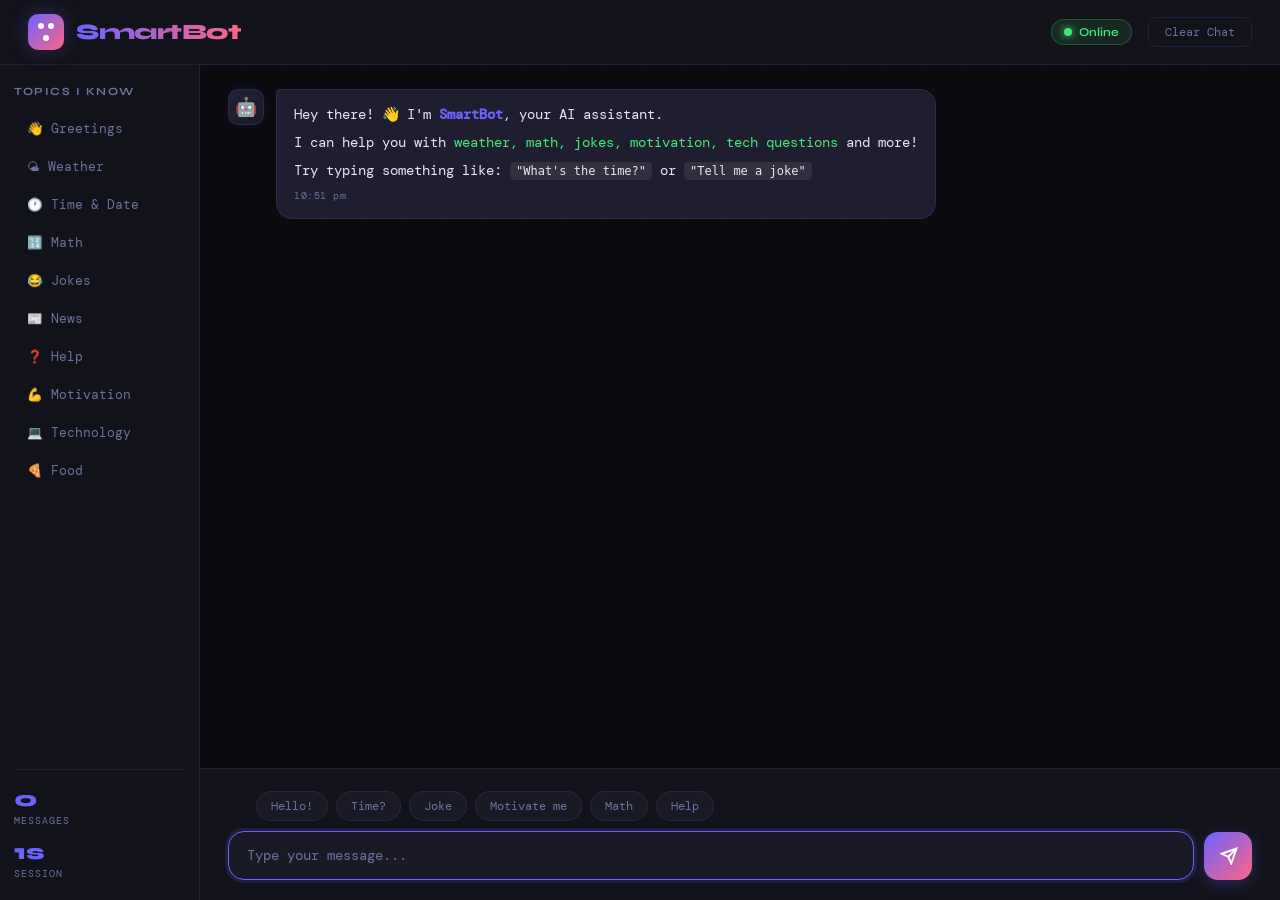
<file: TASK-1_Chatbot/index.html>
<!DOCTYPE html>
<html lang="en">
<head>
  <meta charset="UTF-8" />
  <meta name="viewport" content="width=device-width, initial-scale=1.0"/>
  <title>SmartBot — AI Chatbot</title>
  <link rel="stylesheet" href="css/style.css" />
  <link href="https://fonts.googleapis.com/css2?family=Syne:wght@400;600;700;800&family=DM+Mono:wght@300;400;500&display=swap" rel="stylesheet"/>
</head>
<body>

  <!-- HEADER -->
  <header class="header">
    <div class="logo">
      <div class="logo-icon">
        <span class="dot d1"></span>
        <span class="dot d2"></span>
        <span class="dot d3"></span>
      </div>
      <span class="logo-text">SmartBot</span>
    </div>
    <div class="header-right">
      <div class="status-badge">
        <span class="status-dot"></span> Online
      </div>
      <button class="clear-btn" id="clearBtn">Clear Chat</button>
    </div>
  </header>

  <!-- MAIN LAYOUT -->
  <div class="layout">

    <!-- SIDEBAR -->
    <aside class="sidebar">
      <p class="sidebar-title">Topics I Know</p>
      <ul class="topic-list">
        <li class="topic-item" data-topic="hello">👋 Greetings</li>
        <li class="topic-item" data-topic="weather">🌤 Weather</li>
        <li class="topic-item" data-topic="time">🕐 Time & Date</li>
        <li class="topic-item" data-topic="math">🔢 Math</li>
        <li class="topic-item" data-topic="joke">😂 Jokes</li>
        <li class="topic-item" data-topic="news">📰 News</li>
        <li class="topic-item" data-topic="help">❓ Help</li>
        <li class="topic-item" data-topic="motivate">💪 Motivation</li>
        <li class="topic-item" data-topic="tech">💻 Technology</li>
        <li class="topic-item" data-topic="food">🍕 Food</li>
      </ul>

      <div class="sidebar-stats">
        <div class="stat">
          <span class="stat-num" id="msgCount">0</span>
          <span class="stat-label">Messages</span>
        </div>
        <div class="stat">
          <span class="stat-num" id="sessionTime">0s</span>
          <span class="stat-label">Session</span>
        </div>
      </div>
    </aside>

    <!-- CHAT AREA -->
    <main class="chat-main">
      <div class="chat-box" id="chatBox">

        <!-- Welcome message -->
        <div class="msg bot-msg" id="welcomeMsg">
          <div class="avatar bot-avatar">🤖</div>
          <div class="bubble">
            <p>Hey there! 👋 I'm <strong>SmartBot</strong>, your AI assistant.</p>
            <p>I can help you with <em>weather, math, jokes, motivation, tech questions</em> and more!</p>
            <p>Try typing something like: <code>"What's the time?"</code> or <code>"Tell me a joke"</code></p>
            <span class="msg-time" id="botWelcomeTime"></span>
          </div>
        </div>

      </div>

      <!-- TYPING INDICATOR -->
      <div class="typing-indicator" id="typingIndicator">
        <div class="avatar bot-avatar">🤖</div>
        <div class="typing-dots">
          <span></span><span></span><span></span>
        </div>
      </div>

      <!-- INPUT AREA -->
      <div class="input-area">
        <div class="quick-chips" id="quickChips">
          <button class="chip" data-msg="Hello!">Hello!</button>
          <button class="chip" data-msg="What's the time?">Time?</button>
          <button class="chip" data-msg="Tell me a joke">Joke</button>
          <button class="chip" data-msg="Motivate me">Motivate me</button>
          <button class="chip" data-msg="What is 25 * 4?">Math</button>
          <button class="chip" data-msg="Help">Help</button>
        </div>
        <div class="input-row">
          <textarea
            id="userInput"
            placeholder="Type your message..."
            rows="1"
            autocomplete="off"
          ></textarea>
          <button class="send-btn" id="sendBtn">
            <svg viewBox="0 0 24 24" fill="none" stroke="currentColor" stroke-width="2.5">
              <line x1="22" y1="2" x2="11" y2="13"></line>
              <polygon points="22 2 15 22 11 13 2 9 22 2"></polygon>
            </svg>
          </button>
        </div>
      </div>
    </main>

  </div>

  <script src="js/rules.js"></script>
  <script src="js/chatbot.js"></script>
</body>
</html>
</file>
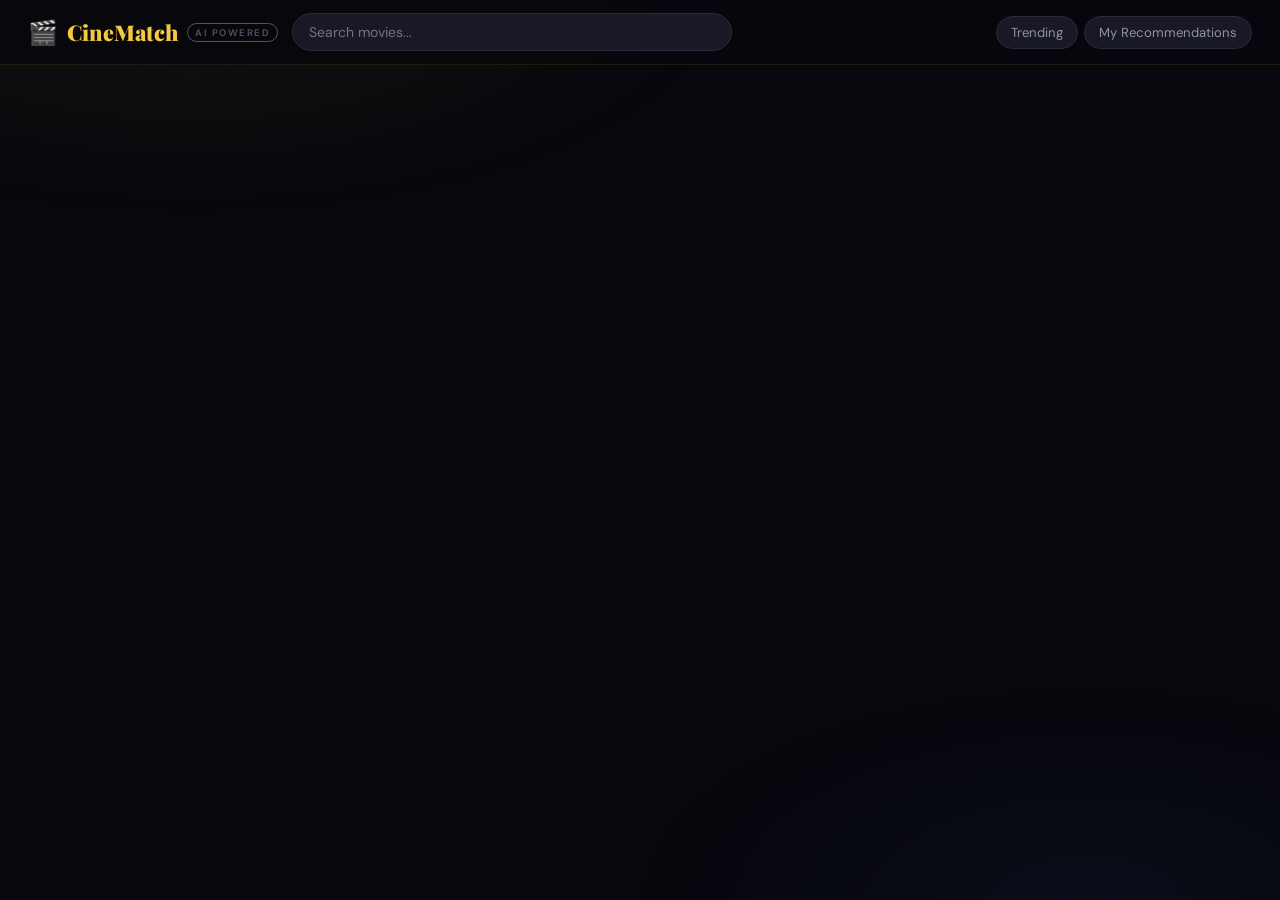
<file: TASK-2_Recommendation_System/index.html>
<!DOCTYPE html>
<html lang="en">
<head>
<meta charset="UTF-8"/>
<meta name="viewport" content="width=device-width,initial-scale=1.0"/>
<title>🎬 CineMatch — AI Movie Recommendation System</title>
<link href="https://fonts.googleapis.com/css2?family=Playfair+Display:wght@700;900&family=DM+Sans:ital,wght@0,300;0,400;0,500;0,600;1,400&display=swap" rel="stylesheet"/>
<style>
/* ═══════════════════════════════════════
   RESET & ROOT VARIABLES
═══════════════════════════════════════ */
*,*::before,*::after{box-sizing:border-box;margin:0;padding:0}
:root{
  --bg0:#07070d;--bg1:#0f0f1a;--bg2:#181826;--bg3:#21212e;--bg4:#2b2b3a;
  --gold:#f5c842;--gold2:#c9a02a;--pink:#e84393;--blue:#4f8ef7;--green:#3ecf8e;
  --t1:#eeeef8;--t2:#9090a8;--t3:#52526a;
  --r:12px;--sh:0 8px 32px rgba(0,0,0,.55);--tr:.22s cubic-bezier(.4,0,.2,1);
}
html{scroll-behavior:smooth}
body{font-family:'DM Sans',sans-serif;background:var(--bg0);color:var(--t1);min-height:100vh;overflow-x:hidden}
body::before{content:'';position:fixed;inset:0;pointer-events:none;
  background:radial-gradient(ellipse 70% 40% at 15% 0%,rgba(245,200,66,.06) 0%,transparent 60%),
             radial-gradient(ellipse 60% 40% at 85% 100%,rgba(79,142,247,.05) 0%,transparent 60%);z-index:0}

/* ═══════════════════════════════════════
   NAVBAR
═══════════════════════════════════════ */
.navbar{position:sticky;top:0;z-index:200;display:flex;align-items:center;gap:14px;
  padding:13px 28px;background:rgba(7,7,13,.88);backdrop-filter:blur(20px);
  border-bottom:1px solid rgba(245,200,66,.1)}
.brand{display:flex;align-items:center;gap:9px;text-decoration:none}
.brand-icon{font-size:1.5rem}
.brand-name{font-family:'Playfair Display',serif;font-size:1.35rem;font-weight:900;color:var(--gold)}
.brand-pill{font-size:.6rem;font-weight:600;letter-spacing:1.5px;text-transform:uppercase;
  color:var(--t3);border:1px solid var(--t3);border-radius:20px;padding:2px 7px}
.nav-search{position:relative;flex:1;max-width:440px}
.nav-search input{width:100%;padding:9px 16px;background:var(--bg2);border:1px solid var(--bg4);
  border-radius:50px;color:var(--t1);font-size:.875rem;outline:none;transition:border var(--tr);font-family:inherit}
.nav-search input:focus{border-color:var(--gold)}
.search-drop{position:absolute;top:110%;left:0;right:0;background:var(--bg2);
  border:1px solid var(--bg4);border-radius:var(--r);overflow:hidden;box-shadow:var(--sh);z-index:300}
.search-drop.hidden{display:none}
.dd-row{padding:10px 14px;cursor:pointer;display:flex;justify-content:space-between;
  align-items:center;font-size:.85rem;transition:background var(--tr);border-bottom:1px solid var(--bg3)}
.dd-row:last-child{border-bottom:none}
.dd-row:hover{background:var(--bg3)}
.dd-row span{color:var(--t2);font-size:.75rem}
.nav-tabs{display:flex;gap:6px;margin-left:auto}
.nav-tab{padding:7px 14px;background:var(--bg2);border:1px solid var(--bg4);
  border-radius:50px;color:var(--t2);cursor:pointer;font-size:.82rem;transition:all var(--tr);font-family:inherit}
</style>
</head>
<body>
<div class="navbar">
  <a href="#" class="brand">
    <span class="brand-icon">🎬</span>
    <span class="brand-name">CineMatch</span>
    <span class="brand-pill">AI Powered</span>
  </a>
  <div class="nav-search">
    <input type="text" placeholder="Search movies..."/>
    <div class="search-drop hidden"></div>
  </div>
  <div class="nav-tabs">
    <button class="nav-tab">Trending</button>
    <button class="nav-tab">My Recommendations</button>
  </div>
</div>
</body>
</html>
</file>
<file: TASK-1_Chatbot/css/style.css>
/* ===== ROOT VARIABLES ===== */
:root {
  --bg: #0a0a0f;
  --surface: #12121a;
  --surface2: #1a1a26;
  --surface3: #22223a;
  --accent: #6c63ff;
  --accent2: #ff6584;
  --accent3: #43e97b;
  --text: #e8e8f0;
  --text-muted: #7070a0;
  --bot-bubble: #1e1e30;
  --user-bubble: #6c63ff;
  --border: rgba(108, 99, 255, 0.15);
  --glow: rgba(108, 99, 255, 0.3);
  --radius: 16px;
  --font-head: 'Syne', sans-serif;
  --font-mono: 'DM Mono', monospace;
}

/* ===== RESET ===== */
*, *::before, *::after { box-sizing: border-box; margin: 0; padding: 0; }
html { scroll-behavior: smooth; }

body {
  background: var(--bg);
  color: var(--text);
  font-family: var(--font-mono);
  font-size: 14px;
  height: 100vh;
  display: flex;
  flex-direction: column;
  overflow: hidden;
}

/* ===== HEADER ===== */
.header {
  display: flex;
  align-items: center;
  justify-content: space-between;
  padding: 14px 28px;
  background: var(--surface);
  border-bottom: 1px solid var(--border);
  position: relative;
  z-index: 10;
  flex-shrink: 0;
}

.logo {
  display: flex;
  align-items: center;
  gap: 12px;
}

.logo-icon {
  width: 36px; height: 36px;
  background: linear-gradient(135deg, var(--accent), var(--accent2));
  border-radius: 10px;
  display: flex;
  align-items: center;
  justify-content: center;
  gap: 4px;
  flex-wrap: wrap;
  padding: 8px;
  position: relative;
  box-shadow: 0 0 20px var(--glow);
}

.dot {
  width: 6px; height: 6px;
  border-radius: 50%;
  background: #fff;
  animation: pulse 1.5s infinite;
}
.d1 { animation-delay: 0s; }
.d2 { animation-delay: 0.3s; }
.d3 { animation-delay: 0.6s; }

@keyframes pulse {
  0%, 100% { opacity: 1; transform: scale(1); }
  50% { opacity: 0.4; transform: scale(0.7); }
}

.logo-text {
  font-family: var(--font-head);
  font-size: 22px;
  font-weight: 800;
  background: linear-gradient(90deg, var(--accent), var(--accent2));
  -webkit-background-clip: text;
  -webkit-text-fill-color: transparent;
  background-clip: text;
  letter-spacing: -0.5px;
}

.header-right {
  display: flex;
  align-items: center;
  gap: 16px;
}

.status-badge {
  display: flex;
  align-items: center;
  gap: 7px;
  background: rgba(67, 233, 123, 0.1);
  border: 1px solid rgba(67, 233, 123, 0.25);
  padding: 5px 12px;
  border-radius: 20px;
  font-size: 12px;
  color: var(--accent3);
  font-family: var(--font-head);
  font-weight: 600;
}

.status-dot {
  width: 8px; height: 8px;
  border-radius: 50%;
  background: var(--accent3);
  box-shadow: 0 0 8px var(--accent3);
  animation: blink 2s infinite;
}

@keyframes blink {
  0%, 100% { opacity: 1; }
  50% { opacity: 0.3; }
}

.clear-btn {
  background: transparent;
  border: 1px solid var(--border);
  color: var(--text-muted);
  padding: 6px 16px;
  border-radius: 8px;
  cursor: pointer;
  font-family: var(--font-mono);
  font-size: 12px;
  transition: all 0.2s;
}
.clear-btn:hover {
  border-color: var(--accent2);
  color: var(--accent2);
}

/* ===== LAYOUT ===== */
.layout {
  display: flex;
  flex: 1;
  overflow: hidden;
}

/* ===== SIDEBAR ===== */
.sidebar {
  width: 200px;
  background: var(--surface);
  border-right: 1px solid var(--border);
  display: flex;
  flex-direction: column;
  padding: 20px 14px;
  flex-shrink: 0;
  overflow-y: auto;
}

.sidebar-title {
  font-family: var(--font-head);
  font-weight: 700;
  font-size: 11px;
  letter-spacing: 1.5px;
  text-transform: uppercase;
  color: var(--text-muted);
  margin-bottom: 14px;
}

.topic-list {
  list-style: none;
  display: flex;
  flex-direction: column;
  gap: 4px;
  flex: 1;
}

.topic-item {
  padding: 8px 12px;
  border-radius: 9px;
  cursor: pointer;
  font-size: 12.5px;
  color: var(--text-muted);
  transition: all 0.2s;
  border: 1px solid transparent;
}
.topic-item:hover {
  background: var(--surface3);
  color: var(--text);
  border-color: var(--border);
  transform: translateX(3px);
}
.topic-item.active {
  background: rgba(108,99,255,0.15);
  color: var(--accent);
  border-color: rgba(108,99,255,0.3);
}

.sidebar-stats {
  display: flex;
  flex-direction: column;
  gap: 12px;
  margin-top: 24px;
  padding-top: 16px;
  border-top: 1px solid var(--border);
}

.stat {
  display: flex;
  flex-direction: column;
  gap: 2px;
}
.stat-num {
  font-family: var(--font-head);
  font-size: 22px;
  font-weight: 800;
  color: var(--accent);
}
.stat-label {
  font-size: 10px;
  color: var(--text-muted);
  letter-spacing: 1px;
  text-transform: uppercase;
}

/* ===== CHAT MAIN ===== */
.chat-main {
  flex: 1;
  display: flex;
  flex-direction: column;
  overflow: hidden;
  position: relative;
}

/* background grid effect */
.chat-main::before {
  content: '';
  position: absolute;
  inset: 0;
  background-image: 
    linear-gradient(rgba(108,99,255,0.03) 1px, transparent 1px),
    linear-gradient(90deg, rgba(108,99,255,0.03) 1px, transparent 1px);
  background-size: 40px 40px;
  pointer-events: none;
  z-index: 0;
}

/* ===== CHAT BOX ===== */
.chat-box {
  flex: 1;
  overflow-y: auto;
  padding: 24px 28px;
  display: flex;
  flex-direction: column;
  gap: 18px;
  position: relative;
  z-index: 1;
  scrollbar-width: thin;
  scrollbar-color: var(--surface3) transparent;
}
.chat-box::-webkit-scrollbar { width: 5px; }
.chat-box::-webkit-scrollbar-thumb { background: var(--surface3); border-radius: 4px; }

/* ===== MESSAGES ===== */
.msg {
  display: flex;
  gap: 12px;
  max-width: 80%;
  animation: slideUp 0.3s cubic-bezier(0.34, 1.56, 0.64, 1);
}

@keyframes slideUp {
  from { opacity: 0; transform: translateY(20px) scale(0.97); }
  to { opacity: 1; transform: translateY(0) scale(1); }
}

.bot-msg { align-self: flex-start; }
.user-msg {
  align-self: flex-end;
  flex-direction: row-reverse;
}

.avatar {
  width: 36px; height: 36px;
  border-radius: 10px;
  display: flex;
  align-items: center;
  justify-content: center;
  font-size: 18px;
  flex-shrink: 0;
}

.bot-avatar {
  background: linear-gradient(135deg, var(--surface3), var(--surface2));
  border: 1px solid var(--border);
  box-shadow: 0 0 12px rgba(108,99,255,0.1);
}

.user-avatar {
  background: linear-gradient(135deg, var(--accent), var(--accent2));
  box-shadow: 0 0 12px var(--glow);
}

.bubble {
  padding: 13px 17px;
  border-radius: 16px;
  line-height: 1.65;
  position: relative;
}

.bot-msg .bubble {
  background: var(--bot-bubble);
  border: 1px solid var(--border);
  border-top-left-radius: 4px;
  color: var(--text);
}

.user-msg .bubble {
  background: var(--user-bubble);
  border: none;
  border-top-right-radius: 4px;
  color: #fff;
  box-shadow: 0 4px 20px var(--glow);
}

.bubble p { margin-bottom: 5px; }
.bubble p:last-of-type { margin-bottom: 0; }
.bubble code {
  background: rgba(255,255,255,0.08);
  padding: 2px 6px;
  border-radius: 4px;
  font-size: 12px;
}
.bubble strong { color: var(--accent); }
.bubble em { color: var(--accent3); font-style: normal; }

.msg-time {
  display: block;
  font-size: 10px;
  color: var(--text-muted);
  margin-top: 6px;
  letter-spacing: 0.5px;
}

.user-msg .msg-time { text-align: right; color: rgba(255,255,255,0.5); }

/* sentiment colors */
.bubble.positive { border-color: rgba(67,233,123,0.25) !important; }
.bubble.negative { border-color: rgba(255,101,132,0.25) !important; }
.bubble.info { border-color: rgba(108,99,255,0.35) !important; }

/* ===== TYPING INDICATOR ===== */
.typing-indicator {
  display: none;
  align-items: center;
  gap: 12px;
  padding: 0 28px 12px;
  position: relative;
  z-index: 1;
}
.typing-indicator.show { display: flex; }

.typing-dots {
  display: flex;
  align-items: center;
  gap: 5px;
  background: var(--bot-bubble);
  border: 1px solid var(--border);
  padding: 13px 18px;
  border-radius: 16px;
  border-top-left-radius: 4px;
}
.typing-dots span {
  width: 8px; height: 8px;
  background: var(--accent);
  border-radius: 50%;
  animation: bounce 1.2s infinite;
  opacity: 0.6;
}
.typing-dots span:nth-child(2) { animation-delay: 0.2s; }
.typing-dots span:nth-child(3) { animation-delay: 0.4s; }

@keyframes bounce {
  0%, 80%, 100% { transform: translateY(0); opacity: 0.4; }
  40% { transform: translateY(-8px); opacity: 1; }
}

/* ===== QUICK CHIPS ===== */
.quick-chips {
  display: flex;
  gap: 8px;
  padding: 10px 28px 0;
  overflow-x: auto;
  scrollbar-width: none;
  position: relative;
  z-index: 1;
}
.quick-chips::-webkit-scrollbar { display: none; }

.chip {
  background: var(--surface2);
  border: 1px solid var(--border);
  color: var(--text-muted);
  padding: 6px 14px;
  border-radius: 20px;
  cursor: pointer;
  font-family: var(--font-mono);
  font-size: 12px;
  white-space: nowrap;
  transition: all 0.2s;
  flex-shrink: 0;
}
.chip:hover {
  background: rgba(108,99,255,0.15);
  border-color: var(--accent);
  color: var(--accent);
  transform: translateY(-2px);
}

/* ===== INPUT AREA ===== */
.input-area {
  padding: 12px 28px 20px;
  background: var(--surface);
  border-top: 1px solid var(--border);
  position: relative;
  z-index: 1;
}

.input-row {
  display: flex;
  gap: 10px;
  align-items: flex-end;
  margin-top: 10px;
}

textarea#userInput {
  flex: 1;
  background: var(--surface2);
  border: 1px solid var(--border);
  border-radius: var(--radius);
  color: var(--text);
  font-family: var(--font-mono);
  font-size: 14px;
  padding: 13px 18px;
  resize: none;
  outline: none;
  max-height: 120px;
  overflow-y: auto;
  transition: border-color 0.2s, box-shadow 0.2s;
  line-height: 1.5;
}
textarea#userInput::placeholder { color: var(--text-muted); }
textarea#userInput:focus {
  border-color: var(--accent);
  box-shadow: 0 0 0 3px rgba(108,99,255,0.15);
}

.send-btn {
  width: 48px; height: 48px;
  border-radius: 14px;
  background: linear-gradient(135deg, var(--accent), var(--accent2));
  border: none;
  cursor: pointer;
  display: flex;
  align-items: center;
  justify-content: center;
  flex-shrink: 0;
  transition: all 0.2s;
  box-shadow: 0 4px 16px var(--glow);
}
.send-btn:hover {
  transform: scale(1.08) translateY(-2px);
  box-shadow: 0 6px 24px var(--glow);
}
.send-btn:active { transform: scale(0.96); }
.send-btn svg {
  width: 18px; height: 18px;
  color: #fff;
  transform: translateX(1px);
}

/* ===== SCROLLBAR ===== */
::-webkit-scrollbar { width: 6px; }
::-webkit-scrollbar-track { background: transparent; }
::-webkit-scrollbar-thumb { background: var(--surface3); border-radius: 4px; }

/* ===== RESPONSIVE ===== */
@media (max-width: 768px) {
  .sidebar { display: none; }
  .header { padding: 12px 16px; }
  .chat-box { padding: 16px; }
  .input-area { padding: 10px 16px 16px; }
  .quick-chips { padding: 8px 16px 0; }
  .msg { max-width: 95%; }
}
</file>
